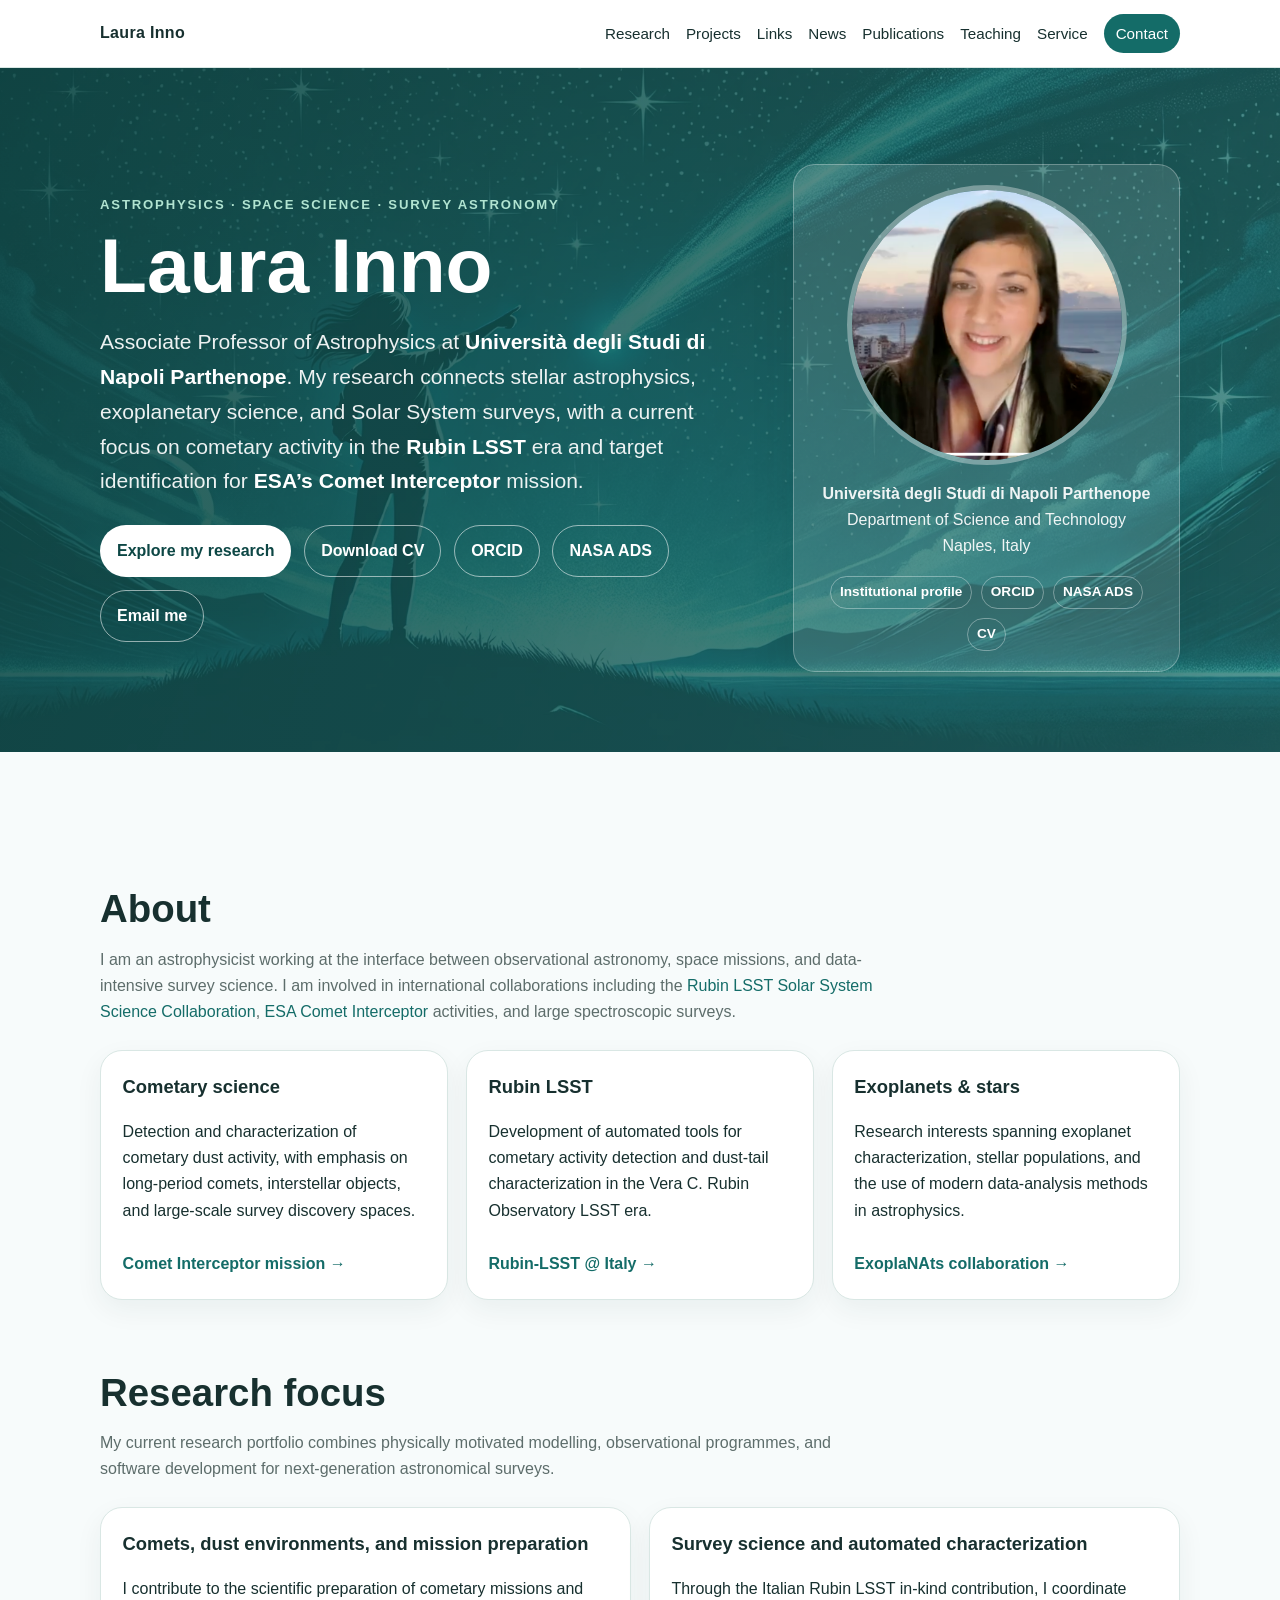
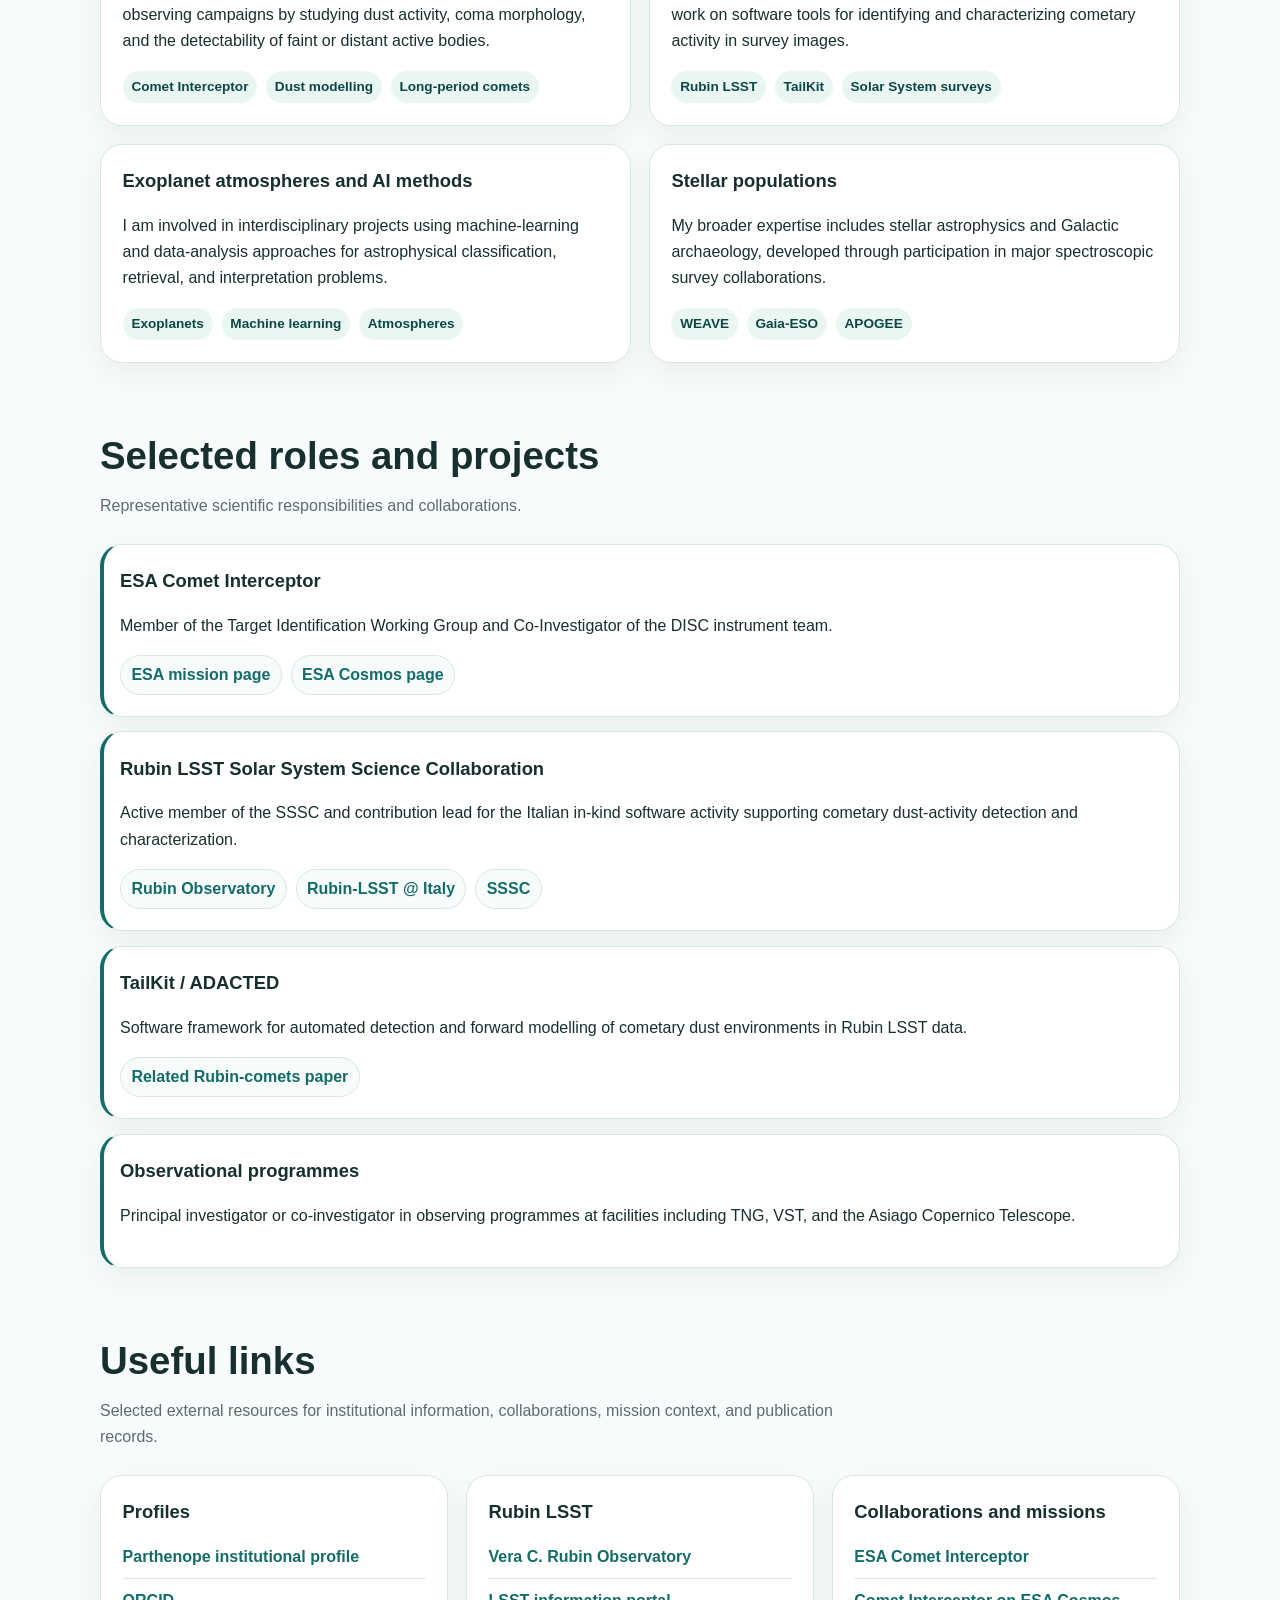
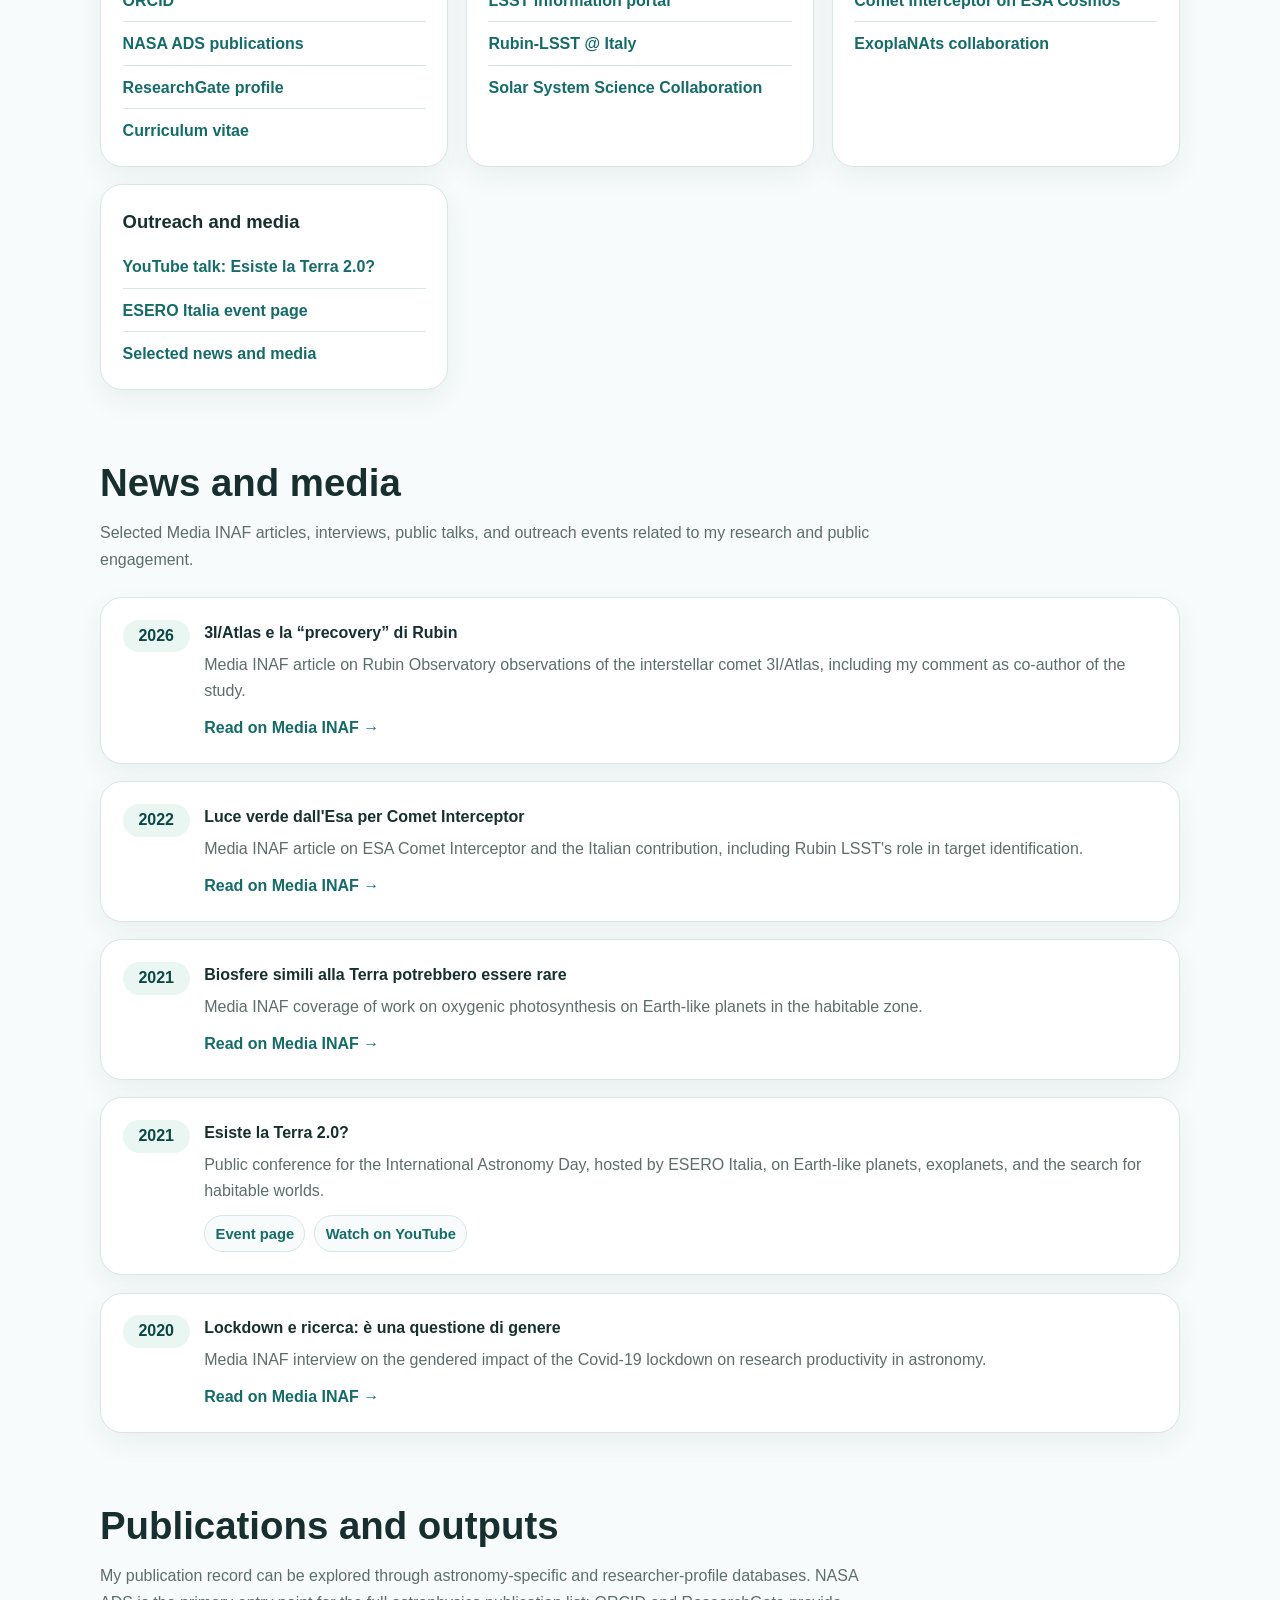
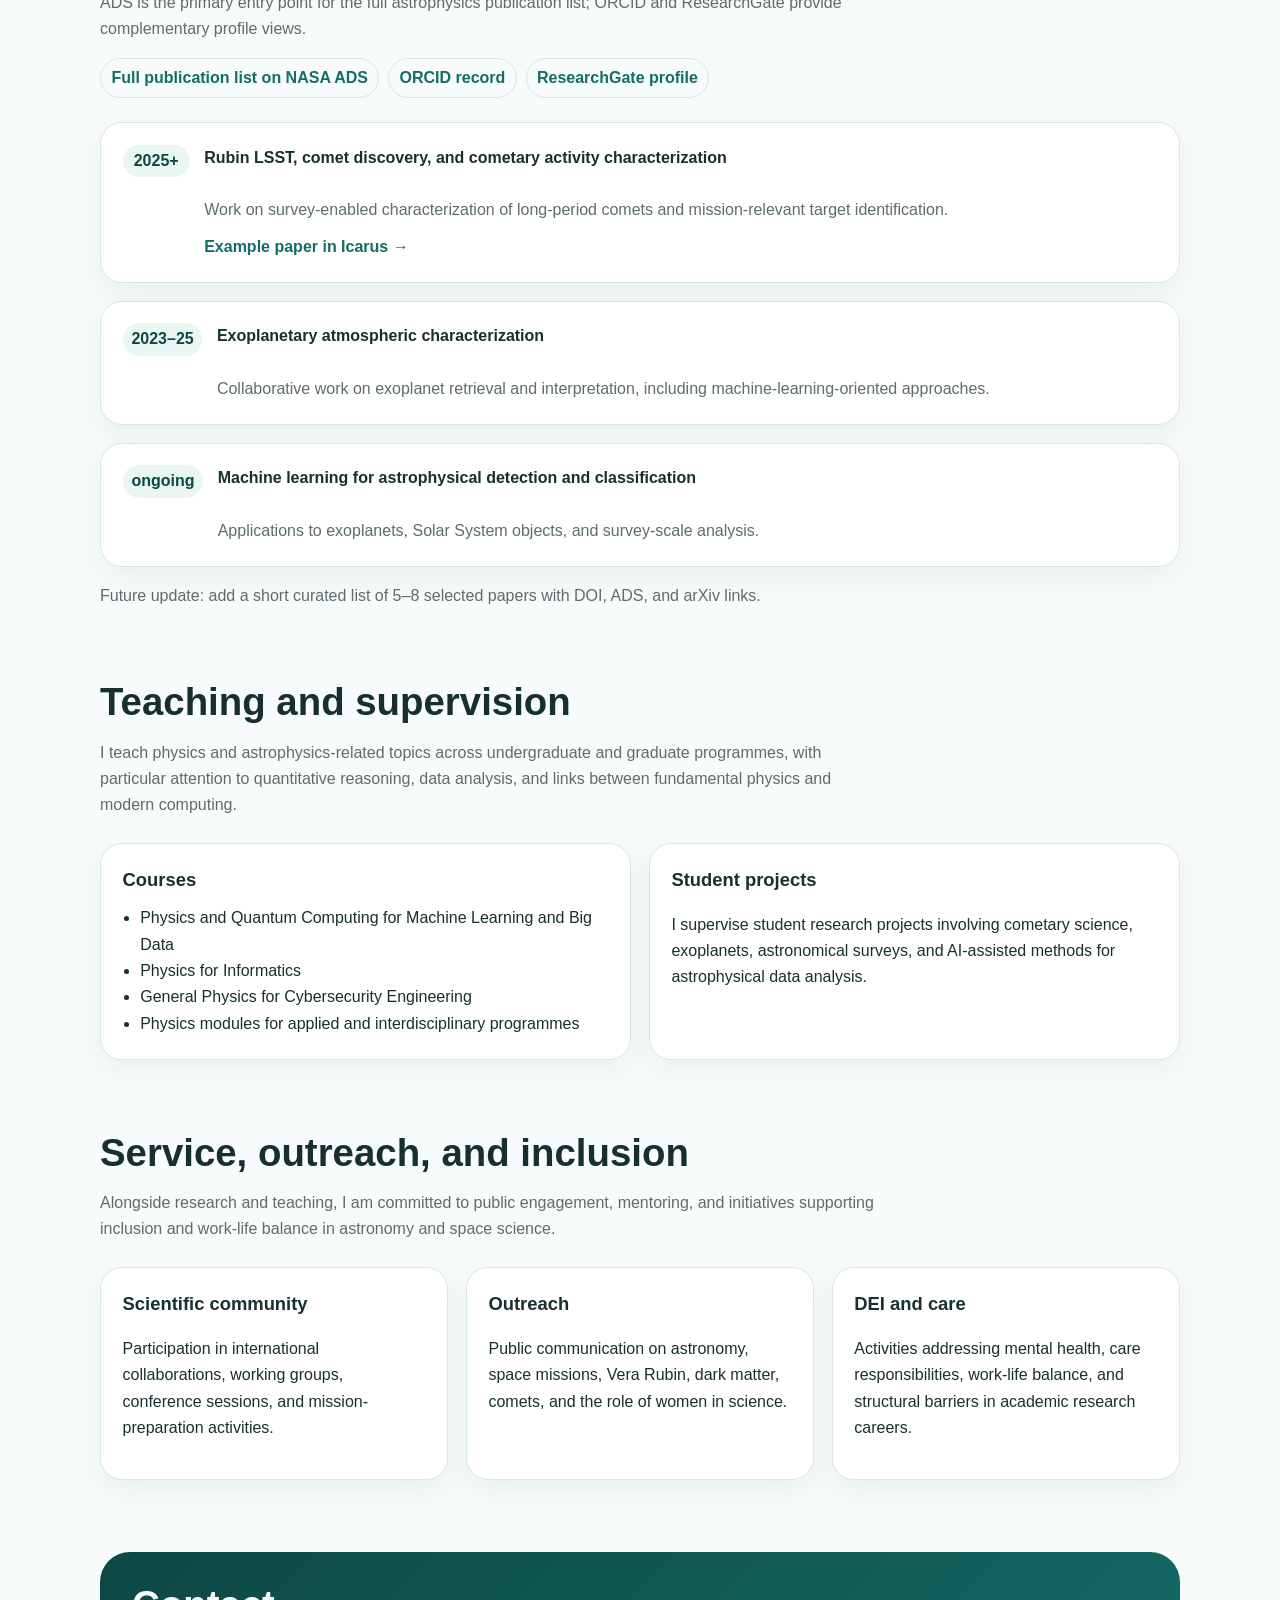
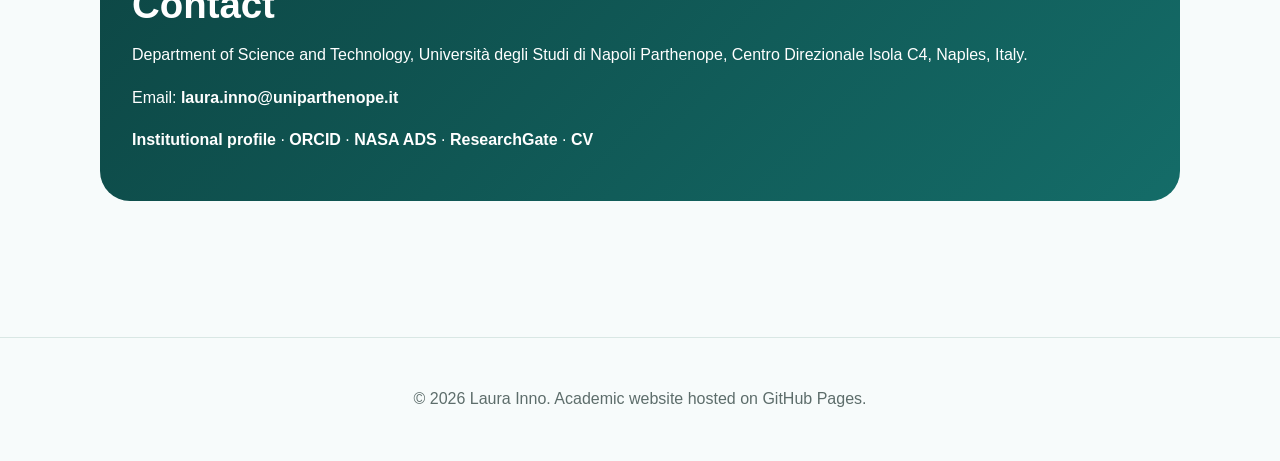
<file: index.html>
<!doctype html>
<html lang="en">
<head>
  <meta charset="utf-8">
  <meta name="viewport" content="width=device-width, initial-scale=1">
  <title>Laura Inno | Astrophysicist</title>
  <meta name="description" content="Official academic website of Laura Inno, Associate Professor of Astrophysics at Università degli Studi di Napoli Parthenope. Research in cometary science, Rubin LSST, Comet Interceptor, exoplanets, and stellar populations.">
  <meta name="author" content="Laura Inno">
  <meta name="keywords" content="Laura Inno, astrophysics, comets, Rubin LSST, Vera Rubin Observatory, Comet Interceptor, exoplanets, stellar populations, Parthenope University">
  <meta property="og:title" content="Laura Inno | Astrophysicist">
  <meta property="og:description" content="Associate Professor of Astrophysics working on cometary science, Rubin LSST, Comet Interceptor, exoplanets, and stellar populations.">
  <meta property="og:type" content="website">
  <meta property="og:image" content="images/my_photo.png">
  <meta property="og:site_name" content="Laura Inno">
  <meta name="twitter:card" content="summary_large_image">
  <link rel="canonical" href="https://laurainno.github.io/">
  <link rel="stylesheet" href="css/site.css">
  <script type="application/ld+json">
  {
    "@context": "https://schema.org",
    "@type": "Person",
    "name": "Laura Inno",
    "jobTitle": "Associate Professor of Astrophysics",
    "affiliation": {
      "@type": "CollegeOrUniversity",
      "name": "Università degli Studi di Napoli Parthenope"
    },
    "email": "mailto:laura.inno@uniparthenope.it",
    "url": "https://laurainno.github.io/",
    "sameAs": [
      "https://www.uniparthenope.it/Portale-Ateneo/organigramma/41513",
      "https://orcid.org/0000-0002-0271-2664",
      "https://ui.adsabs.harvard.edu/search/fq=%7B!type%3Daqp%20v%3D%24fq_database%7D&fq_database=database%3A%20astronomy&q=author%3A(%22inno%2Cl.%22)&sort=date%20desc%2C%20bibcode%20desc&p_=0",
      "https://www.researchgate.net/profile/Laura-Inno"
    ],
    "knowsAbout": ["Astrophysics", "Cometary science", "Rubin LSST", "Comet Interceptor", "Exoplanets", "Stellar populations"]
  }
  </script>
</head>
<body>
  <a class="skip-link" href="#main">Skip to main content</a>
  <header class="site-header">
    <nav class="nav" aria-label="Main navigation">
      <a class="brand" href="#top">Laura Inno</a>
      <div class="nav-links">
        <a href="#research">Research</a>
        <a href="#projects">Projects</a>
        <a href="#links">Links</a>
        <a href="#news">News</a>
        <a href="#publications">Publications</a>
        <a href="#teaching">Teaching</a>
        <a href="#service">Service</a>
        <a class="nav-cta" href="#contact">Contact</a>
      </div>
    </nav>
  </header>

  <section class="hero" id="top" aria-label="Introductory section">
    <div class="hero-inner">
      <div>
        <div class="kicker">Astrophysics · Space Science · Survey Astronomy</div>
        <h1>Laura Inno</h1>
        <p class="hero-lead">Associate Professor of Astrophysics at <a href="https://www.uniparthenope.it/Portale-Ateneo/organigramma/41513" target="_blank" rel="noopener">Università degli Studi di Napoli Parthenope</a>. My research connects stellar astrophysics, exoplanetary science, and Solar System surveys, with a current focus on cometary activity in the <a href="https://rubinobservatory.org/" target="_blank" rel="noopener">Rubin LSST</a> era and target identification for <a href="https://www.esa.int/Science_Exploration/Space_Science/Comet_Interceptor" target="_blank" rel="noopener">ESA’s Comet Interceptor</a> mission.</p>
        <div class="hero-actions">
          <a class="button button-primary" href="#research">Explore my research</a>
          <a class="button button-secondary" href="images/cv.pdf">Download CV</a>
          <a class="button button-secondary" href="https://orcid.org/0000-0002-0271-2664" target="_blank" rel="noopener">ORCID</a>
          <a class="button button-secondary" href="https://ui.adsabs.harvard.edu/search/fq=%7B!type%3Daqp%20v%3D%24fq_database%7D&fq_database=database%3A%20astronomy&q=author%3A(%22inno%2Cl.%22)&sort=date%20desc%2C%20bibcode%20desc&p_=0" target="_blank" rel="noopener">NASA ADS</a>
          <a class="button button-secondary" href="mailto:laura.inno@uniparthenope.it">Email me</a>
        </div>
      </div>
      <aside class="hero-card" aria-label="Profile summary">
        <img class="profile-photo" src="images/my_photo.png" alt="Portrait of Laura Inno">
        <p class="affiliation"><strong>Università degli Studi di Napoli Parthenope</strong><br>Department of Science and Technology<br>Naples, Italy</p>
        <div class="profile-links">
          <a href="https://www.uniparthenope.it/Portale-Ateneo/organigramma/41513" target="_blank" rel="noopener">Institutional profile</a>
          <a href="https://orcid.org/0000-0002-0271-2664" target="_blank" rel="noopener">ORCID</a>
          <a href="https://ui.adsabs.harvard.edu/search/fq=%7B!type%3Daqp%20v%3D%24fq_database%7D&fq_database=database%3A%20astronomy&q=author%3A(%22inno%2Cl.%22)&sort=date%20desc%2C%20bibcode%20desc&p_=0" target="_blank" rel="noopener">NASA ADS</a>
          <a href="images/cv.pdf">CV</a>
        </div>
      </aside>
    </div>
  </section>

  <main id="main">
    <section id="about">
      <div class="section-head">
        <h2>About</h2>
        <p>I am an astrophysicist working at the interface between observational astronomy, space missions, and data-intensive survey science. I am involved in international collaborations including the <a href="https://solarsystem.science.lsst.org/" target="_blank" rel="noopener">Rubin LSST Solar System Science Collaboration</a>, <a href="https://www.cosmos.esa.int/web/comet-interceptor" target="_blank" rel="noopener">ESA Comet Interceptor</a> activities, and large spectroscopic surveys.</p>
      </div>
      <div class="grid grid-3">
        <article class="card">
          <h3>Cometary science</h3>
          <p>Detection and characterization of cometary dust activity, with emphasis on long-period comets, interstellar objects, and large-scale survey discovery spaces.</p>
          <a class="text-link" href="https://www.esa.int/Science_Exploration/Space_Science/Comet_Interceptor" target="_blank" rel="noopener">Comet Interceptor mission →</a>
        </article>
        <article class="card">
          <h3>Rubin LSST</h3>
          <p>Development of automated tools for cometary activity detection and dust-tail characterization in the Vera C. Rubin Observatory LSST era.</p>
          <a class="text-link" href="https://sites.google.com/inaf.it/rubin-lsst-italy" target="_blank" rel="noopener">Rubin-LSST @ Italy →</a>
        </article>
        <article class="card">
          <h3>Exoplanets & stars</h3>
          <p>Research interests spanning exoplanet characterization, stellar populations, and the use of modern data-analysis methods in astrophysics.</p>
          <a class="text-link" href="https://sites.google.com/view/exoplanats/team" target="_blank" rel="noopener">ExoplaNAts collaboration →</a>
        </article>
      </div>
    </section>

    <section id="research">
      <div class="section-head">
        <h2>Research focus</h2>
        <p>My current research portfolio combines physically motivated modelling, observational programmes, and software development for next-generation astronomical surveys.</p>
      </div>
      <div class="grid grid-2">
        <article class="card">
          <h3>Comets, dust environments, and mission preparation</h3>
          <p>I contribute to the scientific preparation of cometary missions and observing campaigns by studying dust activity, coma morphology, and the detectability of faint or distant active bodies.</p>
          <div class="badge-row">
            <span class="badge">Comet Interceptor</span>
            <span class="badge">Dust modelling</span>
            <span class="badge">Long-period comets</span>
          </div>
        </article>
        <article class="card">
          <h3>Survey science and automated characterization</h3>
          <p>Through the Italian Rubin LSST in-kind contribution, I coordinate work on software tools for identifying and characterizing cometary activity in survey images.</p>
          <div class="badge-row">
            <span class="badge">Rubin LSST</span>
            <span class="badge">TailKit</span>
            <span class="badge">Solar System surveys</span>
          </div>
        </article>
        <article class="card">
          <h3>Exoplanet atmospheres and AI methods</h3>
          <p>I am involved in interdisciplinary projects using machine-learning and data-analysis approaches for astrophysical classification, retrieval, and interpretation problems.</p>
          <div class="badge-row">
            <span class="badge">Exoplanets</span>
            <span class="badge">Machine learning</span>
            <span class="badge">Atmospheres</span>
          </div>
        </article>
        <article class="card">
          <h3>Stellar populations</h3>
          <p>My broader expertise includes stellar astrophysics and Galactic archaeology, developed through participation in major spectroscopic survey collaborations.</p>
          <div class="badge-row">
            <span class="badge">WEAVE</span>
            <span class="badge">Gaia-ESO</span>
            <span class="badge">APOGEE</span>
          </div>
        </article>
      </div>
    </section>

    <section id="projects">
      <div class="section-head">
        <h2>Selected roles and projects</h2>
        <p>Representative scientific responsibilities and collaborations.</p>
      </div>
      <div class="timeline">
        <div class="card timeline-item">
          <h3>ESA Comet Interceptor</h3>
          <p>Member of the Target Identification Working Group and Co-Investigator of the DISC instrument team.</p>
          <div class="link-row">
            <a href="https://www.esa.int/Science_Exploration/Space_Science/Comet_Interceptor" target="_blank" rel="noopener">ESA mission page</a>
            <a href="https://www.cosmos.esa.int/web/comet-interceptor" target="_blank" rel="noopener">ESA Cosmos page</a>
          </div>
        </div>
        <div class="card timeline-item">
          <h3>Rubin LSST Solar System Science Collaboration</h3>
          <p>Active member of the SSSC and contribution lead for the Italian in-kind software activity supporting cometary dust-activity detection and characterization.</p>
          <div class="link-row">
            <a href="https://rubinobservatory.org/" target="_blank" rel="noopener">Rubin Observatory</a>
            <a href="https://sites.google.com/inaf.it/rubin-lsst-italy" target="_blank" rel="noopener">Rubin-LSST @ Italy</a>
            <a href="https://solarsystem.science.lsst.org/" target="_blank" rel="noopener">SSSC</a>
          </div>
        </div>
        <div class="card timeline-item">
          <h3>TailKit / ADACTED</h3>
          <p>Software framework for automated detection and forward modelling of cometary dust environments in Rubin LSST data.</p>
          <div class="link-row">
            <a href="https://arxiv.org/abs/2412.12978" target="_blank" rel="noopener">Related Rubin-comets paper</a>
          </div>
        </div>
        <div class="card timeline-item">
          <h3>Observational programmes</h3>
          <p>Principal investigator or co-investigator in observing programmes at facilities including TNG, VST, and the Asiago Copernico Telescope.</p>
        </div>
      </div>
    </section>


    <section id="links">
      <div class="section-head">
        <h2>Useful links</h2>
        <p>Selected external resources for institutional information, collaborations, mission context, and publication records.</p>
      </div>
      <div class="grid grid-3">
        <article class="card link-card">
          <h3>Profiles</h3>
          <a href="https://www.uniparthenope.it/Portale-Ateneo/organigramma/41513" target="_blank" rel="noopener">Parthenope institutional profile</a>
          <a href="https://orcid.org/0000-0002-0271-2664" target="_blank" rel="noopener">ORCID</a>
          <a href="https://ui.adsabs.harvard.edu/search/fq=%7B!type%3Daqp%20v%3D%24fq_database%7D&fq_database=database%3A%20astronomy&q=author%3A(%22inno%2Cl.%22)&sort=date%20desc%2C%20bibcode%20desc&p_=0" target="_blank" rel="noopener">NASA ADS publications</a>
          <a href="https://www.researchgate.net/profile/Laura-Inno" target="_blank" rel="noopener">ResearchGate profile</a>
          <a href="images/cv.pdf">Curriculum vitae</a>
        </article>
        <article class="card link-card">
          <h3>Rubin LSST</h3>
          <a href="https://rubinobservatory.org/" target="_blank" rel="noopener">Vera C. Rubin Observatory</a>
          <a href="https://www.lsst.org/" target="_blank" rel="noopener">LSST information portal</a>
          <a href="https://sites.google.com/inaf.it/rubin-lsst-italy" target="_blank" rel="noopener">Rubin-LSST @ Italy</a>
          <a href="https://solarsystem.science.lsst.org/" target="_blank" rel="noopener">Solar System Science Collaboration</a>
        </article>
        <article class="card link-card">
          <h3>Collaborations and missions</h3>
          <a href="https://www.esa.int/Science_Exploration/Space_Science/Comet_Interceptor" target="_blank" rel="noopener">ESA Comet Interceptor</a>
          <a href="https://www.cosmos.esa.int/web/comet-interceptor" target="_blank" rel="noopener">Comet Interceptor on ESA Cosmos</a>
          <a href="https://sites.google.com/view/exoplanats/team" target="_blank" rel="noopener">ExoplaNAts collaboration</a>
        </article>
        <article class="card link-card">
          <h3>Outreach and media</h3>
          <a href="https://www.youtube.com/watch?v=E3URzdJSQuw&t=486s" target="_blank" rel="noopener">YouTube talk: Esiste la Terra 2.0?</a>
          <a href="https://www.esero.it/evento/esiste-la-terra-2-0-conferenza-per-iad/" target="_blank" rel="noopener">ESERO Italia event page</a>
          <a href="#news">Selected news and media</a>
        </article>
      </div>
    </section>

    <section id="news">
      <div class="section-head">
        <h2>News and media</h2>
        <p>Selected Media INAF articles, interviews, public talks, and outreach events related to my research and public engagement.</p>
      </div>
      <div class="grid">
        <article class="card news-item">
          <span class="year">2026</span>
          <div>
            <strong>3I/Atlas e la “precovery” di Rubin</strong>
            <p class="muted">Media INAF article on Rubin Observatory observations of the interstellar comet 3I/Atlas, including my comment as co-author of the study.</p>
            <a class="text-link" href="https://www.media.inaf.it/2026/05/08/3i-atlas-e-la-precovery-di-rubin/" target="_blank" rel="noopener">Read on Media INAF →</a>
          </div>
        </article>
        <article class="card news-item">
          <span class="year">2022</span>
          <div>
            <strong>Luce verde dall'Esa per Comet Interceptor</strong>
            <p class="muted">Media INAF article on ESA Comet Interceptor and the Italian contribution, including Rubin LSST's role in target identification.</p>
            <a class="text-link" href="https://www.media.inaf.it/2022/06/16/comet-interceptor-go/" target="_blank" rel="noopener">Read on Media INAF →</a>
          </div>
        </article>
        <article class="card news-item">
          <span class="year">2021</span>
          <div>
            <strong>Biosfere simili alla Terra potrebbero essere rare</strong>
            <p class="muted">Media INAF coverage of work on oxygenic photosynthesis on Earth-like planets in the habitable zone.</p>
            <a class="text-link" href="https://www.media.inaf.it/2021/06/23/biosfere-simili-alla-terra-potrebbero-essere-rare/" target="_blank" rel="noopener">Read on Media INAF →</a>
          </div>
        </article>
        <article class="card news-item">
          <span class="year">2021</span>
          <div>
            <strong>Esiste la Terra 2.0?</strong>
            <p class="muted">Public conference for the International Astronomy Day, hosted by ESERO Italia, on Earth-like planets, exoplanets, and the search for habitable worlds.</p>
            <div class="link-row compact-links">
              <a href="https://www.esero.it/evento/esiste-la-terra-2-0-conferenza-per-iad/" target="_blank" rel="noopener">Event page</a>
              <a href="https://www.youtube.com/watch?v=E3URzdJSQuw&t=486s" target="_blank" rel="noopener">Watch on YouTube</a>
            </div>
          </div>
        </article>
        <article class="card news-item">
          <span class="year">2020</span>
          <div>
            <strong>Lockdown e ricerca: è una questione di genere</strong>
            <p class="muted">Media INAF interview on the gendered impact of the Covid-19 lockdown on research productivity in astronomy.</p>
            <a class="text-link" href="https://www.media.inaf.it/2020/11/06/lockdown-ricerca-parita/" target="_blank" rel="noopener">Read on Media INAF →</a>
          </div>
        </article>
      </div>
    </section>

    <section id="publications">
      <div class="section-head">
        <h2>Publications and outputs</h2>
        <p>My publication record can be explored through astronomy-specific and researcher-profile databases. NASA ADS is the primary entry point for the full astrophysics publication list; ORCID and ResearchGate provide complementary profile views.</p>
        <div class="link-row profile-buttons">
          <a href="https://ui.adsabs.harvard.edu/search/fq=%7B!type%3Daqp%20v%3D%24fq_database%7D&fq_database=database%3A%20astronomy&q=author%3A(%22inno%2Cl.%22)&sort=date%20desc%2C%20bibcode%20desc&p_=0" target="_blank" rel="noopener">Full publication list on NASA ADS</a>
          <a href="https://orcid.org/0000-0002-0271-2664" target="_blank" rel="noopener">ORCID record</a>
          <a href="https://www.researchgate.net/profile/Laura-Inno" target="_blank" rel="noopener">ResearchGate profile</a>
        </div>
      </div>
      <div class="grid">
        <article class="card publication">
          <span class="year">2025+</span>
          <div><strong>Rubin LSST, comet discovery, and cometary activity characterization</strong><br><span class="muted">Work on survey-enabled characterization of long-period comets and mission-relevant target identification.</span><br><a class="text-link" href="https://www.sciencedirect.com/science/article/pii/S0019103524005037" target="_blank" rel="noopener">Example paper in Icarus →</a></div>
        </article>
        <article class="card publication">
          <span class="year">2023–25</span>
          <div><strong>Exoplanetary atmospheric characterization</strong><br><span class="muted">Collaborative work on exoplanet retrieval and interpretation, including machine-learning-oriented approaches.</span></div>
        </article>
        <article class="card publication">
          <span class="year">ongoing</span>
          <div><strong>Machine learning for astrophysical detection and classification</strong><br><span class="muted">Applications to exoplanets, Solar System objects, and survey-scale analysis.</span></div>
        </article>
      </div>
      <p class="muted">Future update: add a short curated list of 5–8 selected papers with DOI, ADS, and arXiv links.</p>
    </section>

    <section id="teaching">
      <div class="section-head">
        <h2>Teaching and supervision</h2>
        <p>I teach physics and astrophysics-related topics across undergraduate and graduate programmes, with particular attention to quantitative reasoning, data analysis, and links between fundamental physics and modern computing.</p>
      </div>
      <div class="grid grid-2">
        <article class="card">
          <h3>Courses</h3>
          <ul>
            <li>Physics and Quantum Computing for Machine Learning and Big Data</li>
            <li>Physics for Informatics</li>
            <li>General Physics for Cybersecurity Engineering</li>
            <li>Physics modules for applied and interdisciplinary programmes</li>
          </ul>
        </article>
        <article class="card">
          <h3>Student projects</h3>
          <p>I supervise student research projects involving cometary science, exoplanets, astronomical surveys, and AI-assisted methods for astrophysical data analysis.</p>
        </article>
      </div>
    </section>

    <section id="service">
      <div class="section-head">
        <h2>Service, outreach, and inclusion</h2>
        <p>Alongside research and teaching, I am committed to public engagement, mentoring, and initiatives supporting inclusion and work-life balance in astronomy and space science.</p>
      </div>
      <div class="grid grid-3">
        <article class="card">
          <h3>Scientific community</h3>
          <p>Participation in international collaborations, working groups, conference sessions, and mission-preparation activities.</p>
        </article>
        <article class="card">
          <h3>Outreach</h3>
          <p>Public communication on astronomy, space missions, Vera Rubin, dark matter, comets, and the role of women in science.</p>
        </article>
        <article class="card">
          <h3>DEI and care</h3>
          <p>Activities addressing mental health, care responsibilities, work-life balance, and structural barriers in academic research careers.</p>
        </article>
      </div>
    </section>

    <section id="contact">
      <div class="contact-box">
        <h2>Contact</h2>
        <p>Department of Science and Technology, Università degli Studi di Napoli Parthenope, Centro Direzionale Isola C4, Naples, Italy.</p>
        <p>Email: <a href="mailto:laura.inno@uniparthenope.it">laura.inno@uniparthenope.it</a></p>
        <p><a href="https://www.uniparthenope.it/Portale-Ateneo/organigramma/41513" target="_blank" rel="noopener">Institutional profile</a> · <a href="https://orcid.org/0000-0002-0271-2664" target="_blank" rel="noopener">ORCID</a> · <a href="https://ui.adsabs.harvard.edu/search/fq=%7B!type%3Daqp%20v%3D%24fq_database%7D&fq_database=database%3A%20astronomy&q=author%3A(%22inno%2Cl.%22)&sort=date%20desc%2C%20bibcode%20desc&p_=0" target="_blank" rel="noopener">NASA ADS</a> · <a href="https://www.researchgate.net/profile/Laura-Inno" target="_blank" rel="noopener">ResearchGate</a> · <a href="images/cv.pdf">CV</a></p>
      </div>
    </section>
  </main>

  <footer class="footer">
    <p>&copy; 2026 Laura Inno. Academic website hosted on GitHub Pages.</p>
  </footer>
</body>
</html>
</file>
<file: css/site.css>
:root {
  --bg: #f7fbfb;
  --surface: #ffffff;
  --ink: #17302f;
  --muted: #5d6d6b;
  --primary: #146c68;
  --primary-dark: #0d4745;
  --accent: #b1e4d1;
  --line: #d9e7e4;
  --shadow: 0 18px 45px rgba(17, 52, 50, 0.10);
  --radius: 22px;
}

* { box-sizing: border-box; }
html { scroll-behavior: smooth; }
body {
  margin: 0;
  font-family: -apple-system, BlinkMacSystemFont, "Segoe UI", Roboto, Arial, sans-serif;
  color: var(--ink);
  background: var(--bg);
  line-height: 1.65;
}
a { color: var(--primary); text-decoration: none; }
a:hover { text-decoration: underline; }
.skip-link {
  position: absolute; left: -999px; top: auto; width: 1px; height: 1px; overflow: hidden;
}
.skip-link:focus {
  left: 1rem; top: 1rem; width: auto; height: auto; padding: .65rem .9rem; background: white; z-index: 1000;
  border-radius: 10px; box-shadow: var(--shadow);
}
.site-header {
  position: sticky; top: 0; z-index: 100;
  background: rgba(255,255,255,.92); backdrop-filter: blur(12px);
  border-bottom: 1px solid var(--line);
}
.nav {
  max-width: 1120px; margin: 0 auto; padding: .85rem 1.25rem;
  display: flex; align-items: center; justify-content: space-between; gap: 1rem;
}
.brand { font-weight: 800; letter-spacing: .02em; color: var(--ink); }
.nav-links { display: flex; gap: 1rem; flex-wrap: wrap; align-items: center; justify-content: flex-end; }
.nav-links a { color: var(--ink); font-size: .95rem; }
.nav-cta {
  background: var(--primary); color: white !important; padding: .45rem .75rem; border-radius: 999px;
}
.hero {
  background:
    linear-gradient(110deg, rgba(13,71,69,.92), rgba(20,108,104,.72)),
    url('../images/comet_background.jpg') center/cover no-repeat;
  color: white;
}
.hero-inner {
  max-width: 1120px; margin: 0 auto; padding: 6rem 1.25rem 5rem;
  display: grid; grid-template-columns: 1.25fr .75fr; gap: 3rem; align-items: center;
}
.kicker {
  text-transform: uppercase; letter-spacing: .14em; color: var(--accent); font-size: .82rem; font-weight: 800;
}
h1 { font-size: clamp(2.4rem, 6vw, 4.9rem); line-height: 1; margin: .75rem 0 1rem; }
.hero-lead { font-size: clamp(1.08rem, 2vw, 1.32rem); max-width: 760px; color: rgba(255,255,255,.92); }
.hero-actions { display: flex; gap: .8rem; flex-wrap: wrap; margin-top: 1.6rem; }
.button {
  display: inline-flex; align-items: center; justify-content: center; gap: .4rem;
  padding: .75rem 1rem; border-radius: 999px; border: 1px solid transparent;
  font-weight: 700; text-decoration: none !important;
}
.button-primary { background: white; color: var(--primary-dark); }
.button-secondary { border-color: rgba(255,255,255,.55); color: white; }
.hero-card {
  background: rgba(255,255,255,.12); border: 1px solid rgba(255,255,255,.28); border-radius: var(--radius);
  padding: 1.25rem; box-shadow: var(--shadow);
}
.profile-photo {
  width: 100%; max-width: 280px; aspect-ratio: 1/1; object-fit: cover; border-radius: 50%;
  display: block; margin: 0 auto 1rem; border: 5px solid rgba(255,255,255,.35);
}
.affiliation { text-align: center; color: rgba(255,255,255,.92); margin: 0; }
main { max-width: 1120px; margin: 0 auto; padding: 4rem 1.25rem; }
section { scroll-margin-top: 5rem; margin-bottom: 4.5rem; }
.section-head { max-width: 780px; margin-bottom: 1.5rem; }
h2 { font-size: clamp(1.8rem, 3vw, 2.6rem); line-height: 1.1; margin: 0 0 .75rem; }
h3 { margin: 0 0 .5rem; font-size: 1.15rem; }
.section-head p, .muted { color: var(--muted); }
.grid { display: grid; gap: 1.1rem; }
.grid-2 { grid-template-columns: repeat(2, minmax(0, 1fr)); }
.grid-3 { grid-template-columns: repeat(3, minmax(0, 1fr)); }
.card {
  background: var(--surface); border: 1px solid var(--line); border-radius: var(--radius);
  padding: 1.35rem; box-shadow: 0 10px 28px rgba(17, 52, 50, .06);
}
.card ul { margin: .6rem 0 0; padding-left: 1.1rem; }
.badge-row { display: flex; gap: .55rem; flex-wrap: wrap; margin-top: 1rem; }
.badge {
  display: inline-flex; padding: .32rem .55rem; border-radius: 999px;
  background: #e9f6f2; color: var(--primary-dark); font-size: .85rem; font-weight: 700;
}
.timeline { display: grid; gap: .9rem; }
.timeline-item { border-left: 4px solid var(--primary); padding-left: 1rem; }
.publication { display: flex; gap: .9rem; align-items: flex-start; }
.publication strong { display: block; }
.year {
  min-width: 4.2rem; text-align: center; background: #e9f6f2; color: var(--primary-dark);
  border-radius: 999px; font-weight: 800; padding: .2rem .55rem;
}
.contact-box {
  background: linear-gradient(135deg, var(--primary-dark), var(--primary)); color: white;
  border-radius: calc(var(--radius) + 8px); padding: 2rem;
}
.contact-box a { color: white; font-weight: 800; }
.footer { border-top: 1px solid var(--line); padding: 2rem 1.25rem; color: var(--muted); text-align: center; }
@media (max-width: 820px) {
  .hero-inner, .grid-2, .grid-3 { grid-template-columns: 1fr; }
  .nav { align-items: flex-start; flex-direction: column; }
  .nav-links { justify-content: flex-start; gap: .75rem; }
  .hero-inner { padding-top: 4rem; }
}

.hero a { color: white; font-weight: 800; }
.hero .button-primary { color: var(--primary-dark); }
.hero .button-secondary { color: white; }
.profile-links {
  display: flex; justify-content: center; gap: .55rem; flex-wrap: wrap; margin-top: 1rem;
}
.profile-links a {
  color: white; border: 1px solid rgba(255,255,255,.35); border-radius: 999px;
  padding: .28rem .55rem; font-size: .85rem; font-weight: 700;
}
.text-link { display: inline-block; margin-top: .65rem; font-weight: 800; }
.link-row { display: flex; gap: .55rem; flex-wrap: wrap; margin-top: 1rem; }
.link-row a {
  display: inline-flex; align-items: center; border: 1px solid var(--line); border-radius: 999px;
  padding: .35rem .65rem; font-weight: 800; background: #f7fbfb;
}
.link-card { display: flex; flex-direction: column; gap: .55rem; }
.link-card a {
  border-bottom: 1px solid var(--line); padding-bottom: .45rem; font-weight: 750;
}
.link-card a:last-child { border-bottom: 0; padding-bottom: 0; }
.news-item { display: flex; gap: .9rem; align-items: flex-start; }
.news-item p { margin: .35rem 0 0; }
.compact-links { margin-top: .65rem; }
.compact-links a { font-size: .92rem; }
</file>
